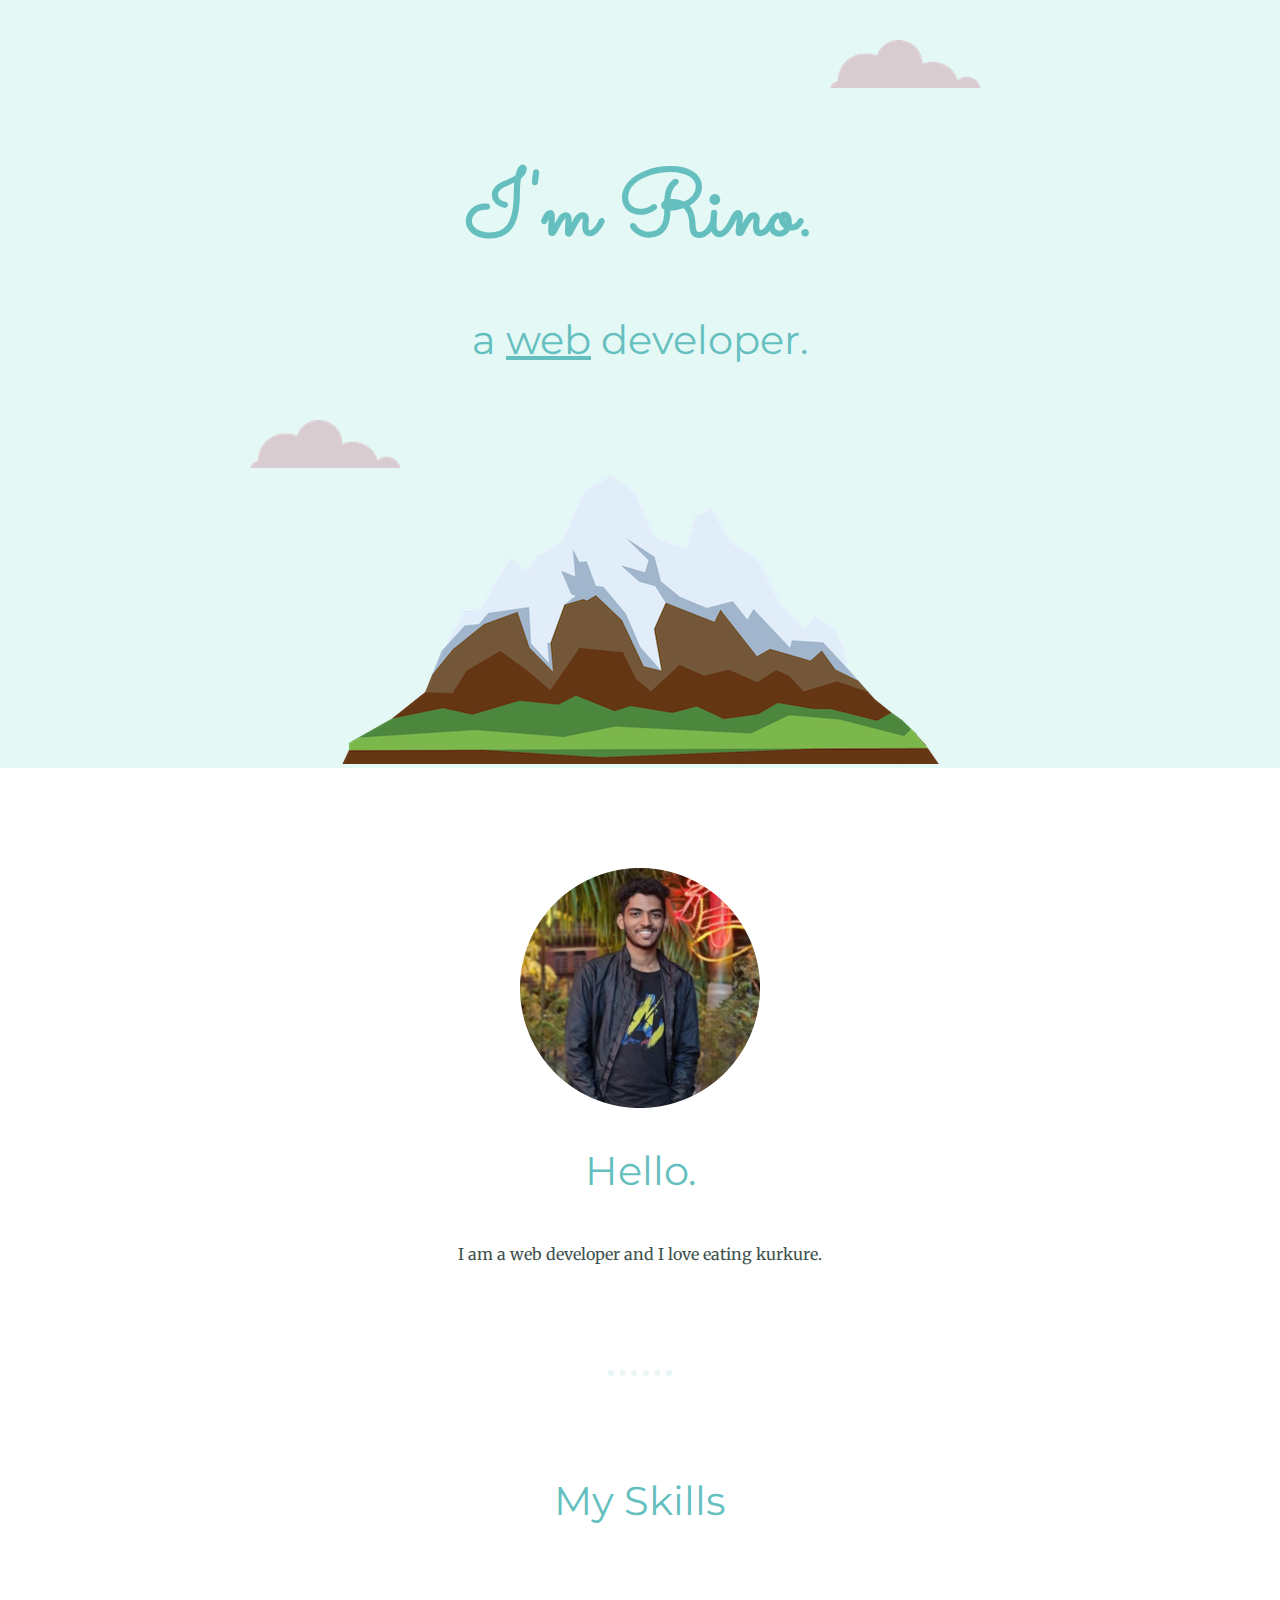
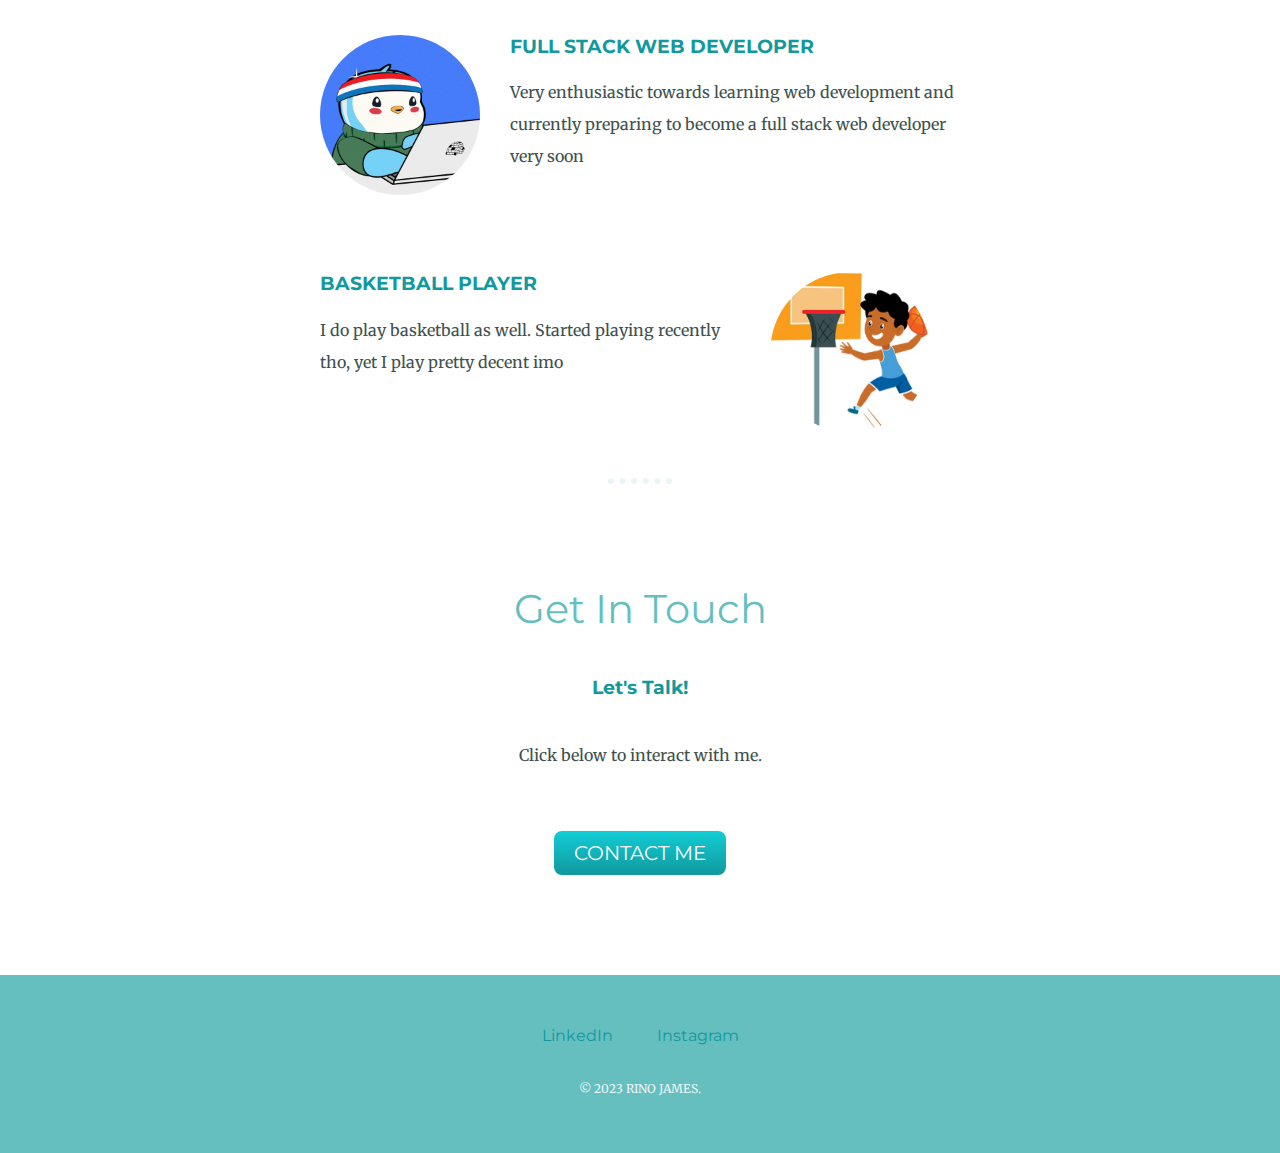
<file: index.htm>
<!DOCTYPE html>
<html lang="en">

<head>
    <meta charset="UTF-8">
    <meta http-equiv="X-UA-Compatible" content="IE=edge">
    <meta name="viewport" content="width=device-width, initial-scale=1.0">
    <title>Rino James</title>
    <link rel="stylesheet" href="styles.css">
    <link rel="icon" href="favicon.ico?v=2">
    <link rel="preconnect" href="https://fonts.googleapis.com">
    <link rel="preconnect" href="https://fonts.gstatic.com" crossorigin>
    <link href="https://fonts.googleapis.com/css2?family=Merriweather&family=Montserrat&family=Sacramento&display=swap"
        rel="stylesheet">
</head>

<body>
    <div class="top-container">
        <img class="top-cloud" src="cloud.png" alt="cloud image">
        <h1>I'm Rino.</h1>
        <h2>a <span class="pro">web</span> developer.</h2>
        <img class="bottom-cloud" src="cloud.png" alt="cloud image">
        <img src="mountain.png" alt="mountain image">
    </div>
    <div class="middle-container">
        <div class="profile">
            <img src="rino.png" alt="profile picture">
            <h2>Hello.</h2>
            <p class="intro">I am a web developer and I love eating kurkure.</p>
        </div>
        <hr>
        <div class="skills">
            <h2>My Skills</h2>
            <div class="skill-row">
                <img class="resize_picture" src="dev.gif" alt="">
                <h3>FULL STACK WEB DEVELOPER</h3>
                <p>Very enthusiastic towards learning web development and currently preparing to become a full stack web
                    developer very soon</p>
            </div>
            <div class="skill-row">
                <img class="resize_picture" id="basketball" src="basketball.png" alt="">
                <h3>BASKETBALL PLAYER</h3>
                <p>I do play basketball as well. Started playing recently tho, yet I play pretty decent imo</p>
            </div>
        </div>
        <hr>
        <div class="contact-me">
            <h2>Get In Touch</h2>
            <h3>Let's Talk!</h3>
            <p class="contact-message">Click below to interact with me.</p>
            <button class="btn">CONTACT ME</button>
        </div>
    </div>


    <div class="bottom-container">
        <a class="footer-link" href="https://www.linkedin.com/in/rino-james-4ba710238/">LinkedIn</a>
        <a class="footer-link" href="https://instagram.com/p/rinojames007">Instagram</a>
        <p class="copyright">© 2023 RINO JAMES.</p>
    </div>
</body>

</html>
</file>
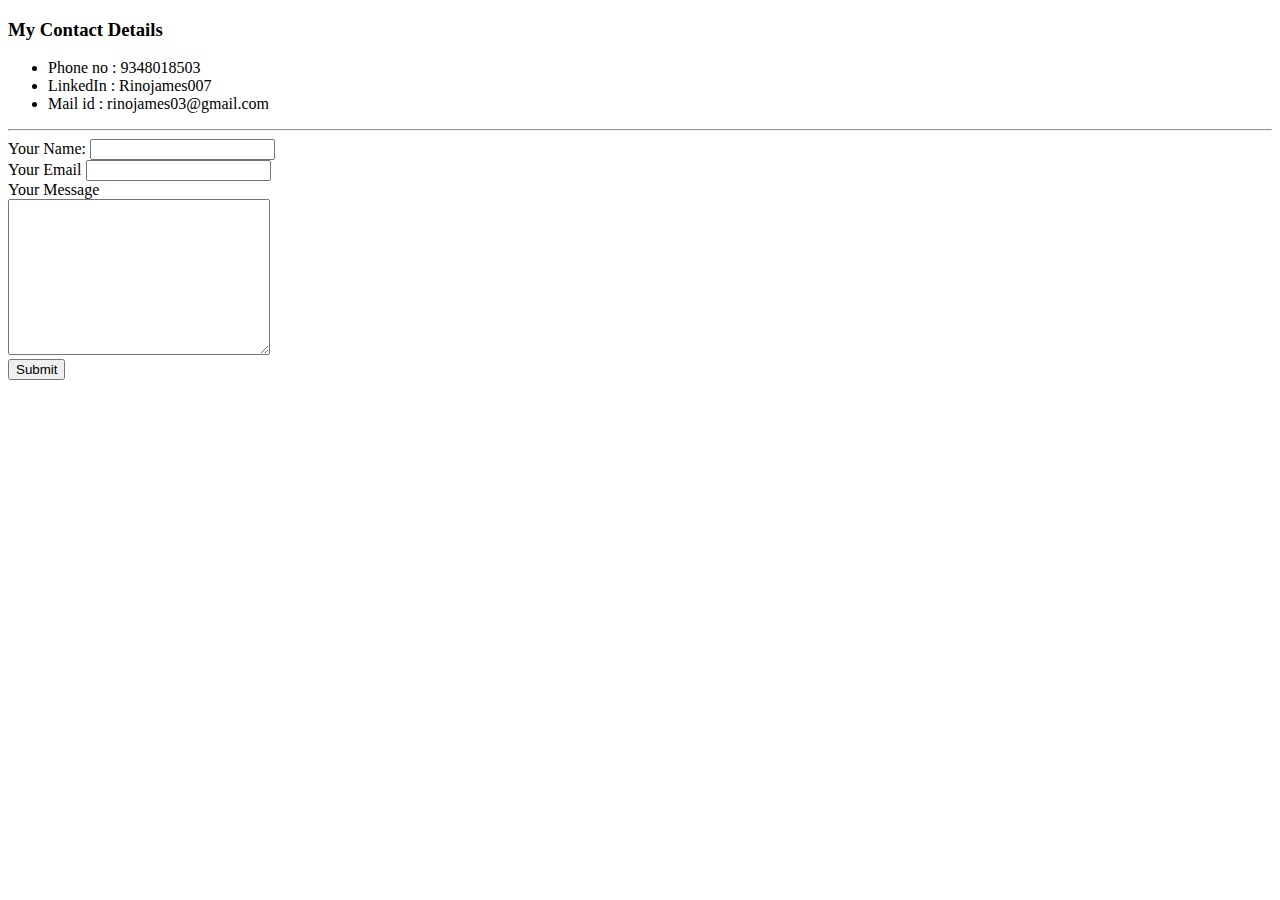
<file: contact.htm>
<!DOCTYPE html>
<html lang="en">

<head>
    <meta charset="UTF-8">
    <meta http-equiv="X-UA-Compatible" content="IE=edge">
    <meta name="viewport" content="width=device-width, initial-scale=1.0">
    <title>Contact Details</title>
</head>

<body>
    <h3>My Contact Details</h3>
    <ul>
        <li>Phone no : 9348018503</li>
        <li>LinkedIn : Rinojames007</li>
        <li>Mail id : rinojames03@gmail.com</li>
    </ul>
    <hr>
    <form action="mailto:rinojames03@gmail.com" method="post">
        <label>Your Name:</label>
        <input type="text" name="" id="">
        <br>
        <label for="">Your Email</label>
        <input type="email"><br>
        <label for="">Your Message</label><br>
        <textarea name="" id="" cols="30" rows="10"></textarea><br>
        <input type="submit" name="" id="">
    </form>
</body>

</html>
</file>
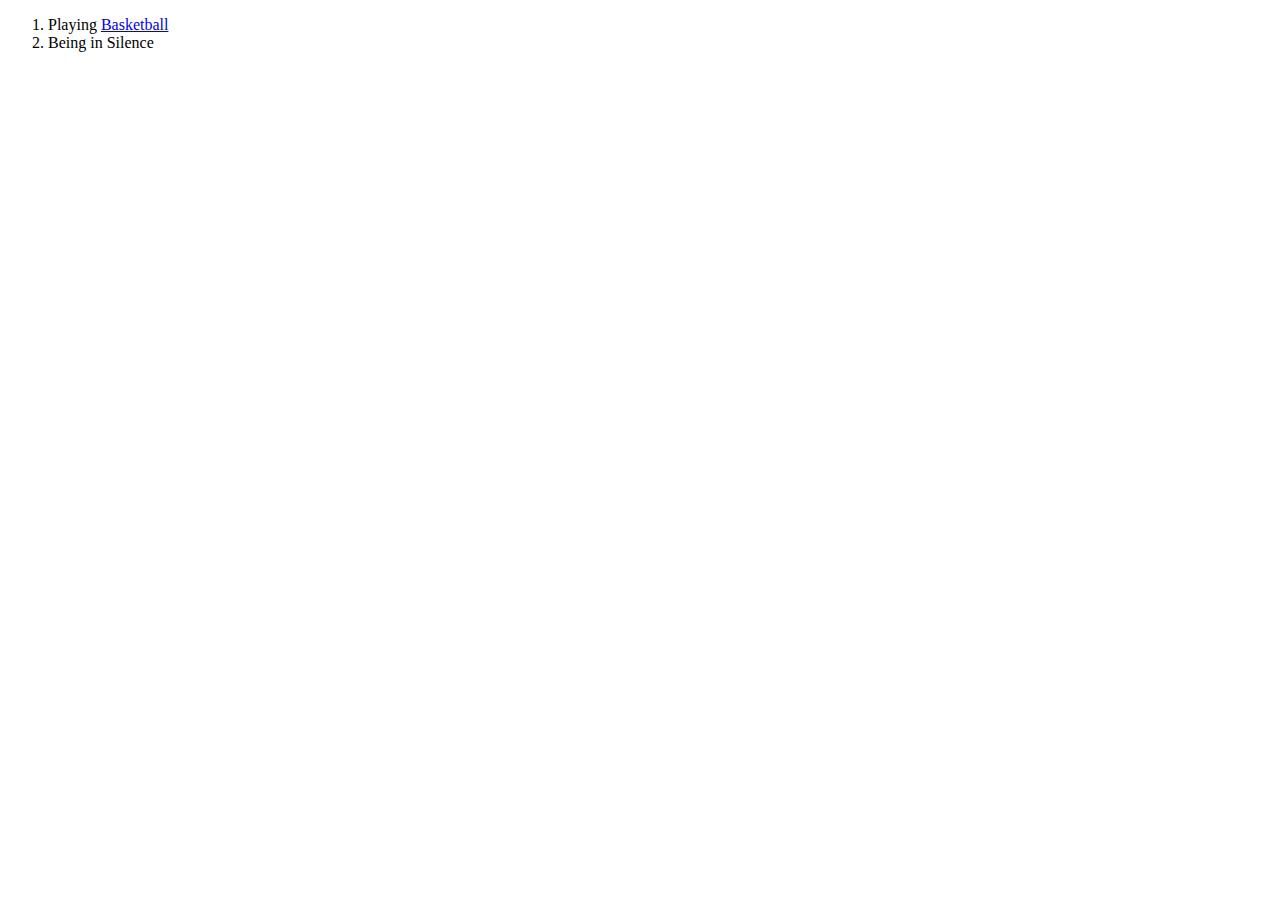
<file: hobbies.htm>
<!DOCTYPE html>
<html lang="en">

<head>
    <meta charset="UTF-8">
    <meta http-equiv="X-UA-Compatible" content="IE=edge">
    <meta name="viewport" content="width=device-width, initial-scale=1.0">
    <title>My Hobbies</title>
</head>

<body>

    <ol>
        <li>Playing <a href="https://nba.com/">Basketball</a></li>
        <li>Being in Silence</li>
    </ol>
</body>

</html>
</file>
<file: styles.css>
body {
  color: #40514e;
  font-family: "Merriweather", serif;
  margin: 0;
  text-align: center;
}

/* ELEMENTS */

a {
  color: #11999e;
  font-family: "Montserrat", sans-serif;
  margin: 10px 20px;
  text-decoration: none;
}

a:hover{
  color: #eaf6f6;
}

p{
  line-height: 2;
}

hr{
  border: dotted #eaf6f6 6px;
  border-bottom: none;
  margin: 100px auto;
  width: 4%;
}

h1 {
  color: #66bfbf;
  font-size: 5.625rem;
  font-family: "Sacramento", cursive;
  margin: 50px auto 0 auto;
}

h2 {
  color: #66bfbf;
  font-size: 2.5rem;
  font-family: "Montserrat", sans-serif;
  font-weight: normal;
  padding-bottom: 10px;
}

h3 {
  color: #11999e;
  font-family: "Montserrat", sans-serif;
}

/* FIRST PAGE */

.top-container {
  background-color: #e4f9f5;
  position: relative;
  padding-top: 100px;
}

.middle-container {
  margin: 100px 0;
}

.bottom-container {
  background-color: #66bfbf;
  padding: 50px 0 20px;
}

.pro {
  text-decoration: underline;
}

.intro {
  margin: auto;
  width: 30%;
}

.bottom-cloud {
  bottom: 300px;
  left: 250px;
  position: absolute;
}

.top-cloud {
  position: absolute;
  right: 300px;
  top: 40px;
}

/* SKILL SECTION */

.resize_picture {
  border-radius: 100%;
  float: left;
  margin-right: 30px;
  width: 25%;
}

#basketball {
  float: right;
  margin-left: 30px;
}

.skill-row {
  margin: 100px auto;
  text-align: left;
  width: 50%;
}

/* CONTACT SECTION */

.btn {
  background: #11cdd4;
  background-image: -webkit-linear-gradient(top, #11cdd4, #11999e);
  background-image: -moz-linear-gradient(top, #11cdd4, #11999e);
  background-image: -ms-linear-gradient(top, #11cdd4, #11999e);
  background-image: -o-linear-gradient(top, #11cdd4, #11999e);
  background-image: linear-gradient(to bottom, #11cdd4, #11999e);
  -webkit-border-radius: 8;
  -moz-border-radius: 8;
  border-radius: 8px;
  border: none;
  font-family: "Montserrat", sans-serif;
  color: #ffffff;
  font-size: 20px;
  padding: 10px 20px 10px 20px;
  text-decoration: none;
}

.btn:hover {
  background: #30e3cb;
  background-image: -webkit-linear-gradient(top, #30e3cb, #2bc4ad);
  background-image: -moz-linear-gradient(top, #30e3cb, #2bc4ad);
  background-image: -ms-linear-gradient(top, #30e3cb, #2bc4ad);
  background-image: -o-linear-gradient(top, #30e3cb, #2bc4ad);
  background-image: linear-gradient(to bottom, #30e3cb, #2bc4ad);
  text-decoration: none;
}

.contact-message{
  margin: 40px auto 60px;
  width: 40%;
}

.copyright{
  color: #eaf6f6;
  font-size: .75rem;
  padding: 20px 0;
}
</file>
